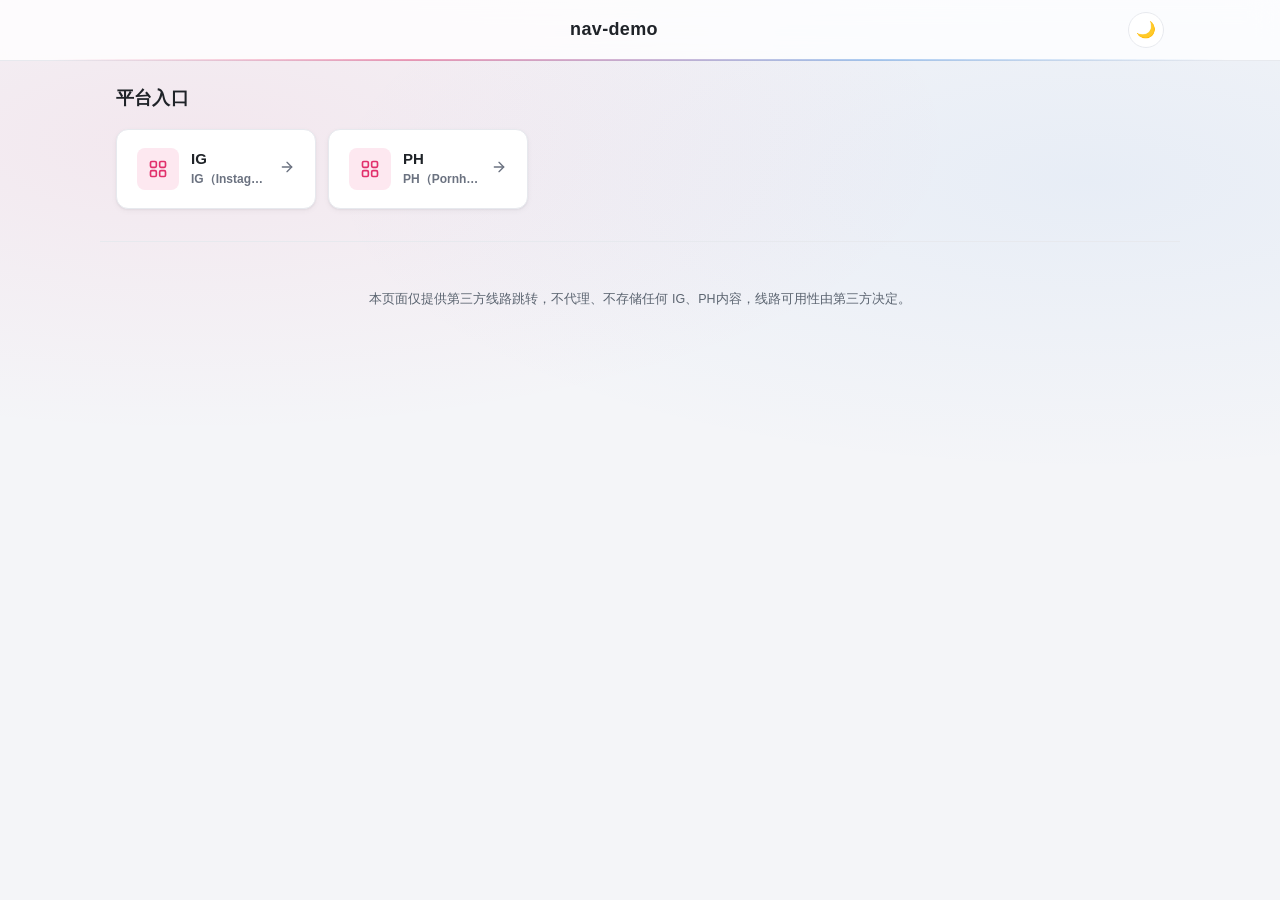
<file: index.html>
<!DOCTYPE html>
<html lang="zh-CN">
<head>
  <meta charset="UTF-8">
  <meta name="viewport" content="width=device-width, initial-scale=1.0">
  <title>nav-demo</title>
  <script>
    (function () {
      try {
        var t = localStorage.getItem('theme');
        if (t === 'light' || t === 'dark') {
          document.documentElement.setAttribute('data-theme', t);
        }
      } catch (e) {}
    })();
  </script>
  <link rel="stylesheet" href="assets/css/style.css">
</head>
<body>
  <header class="site-header">
    <div class="header-inner">
      <h1>nav-demo</h1>
      <button type="button" id="theme-toggle" class="theme-toggle"
              aria-label="切换暗色模式" title="切换暗色模式" aria-pressed="false">🌙</button>
    </div>
  </header>

  <main class="page">
    <section>
      <h2 class="section-title">平台入口</h2>
      <div id="platforms-list" class="platforms-grid"></div>
    </section>
  </main>

  <footer class="site-footer">
    <p id="index-disclaimer">本页面仅提供第三方线路跳转，不代理、不存储任何平台内容，线路可用性由第三方决定。</p>
  </footer>

  <script src="assets/js/app.js"></script>
  <script src="assets/js/index.js"></script>
</body>
</html>
</file>
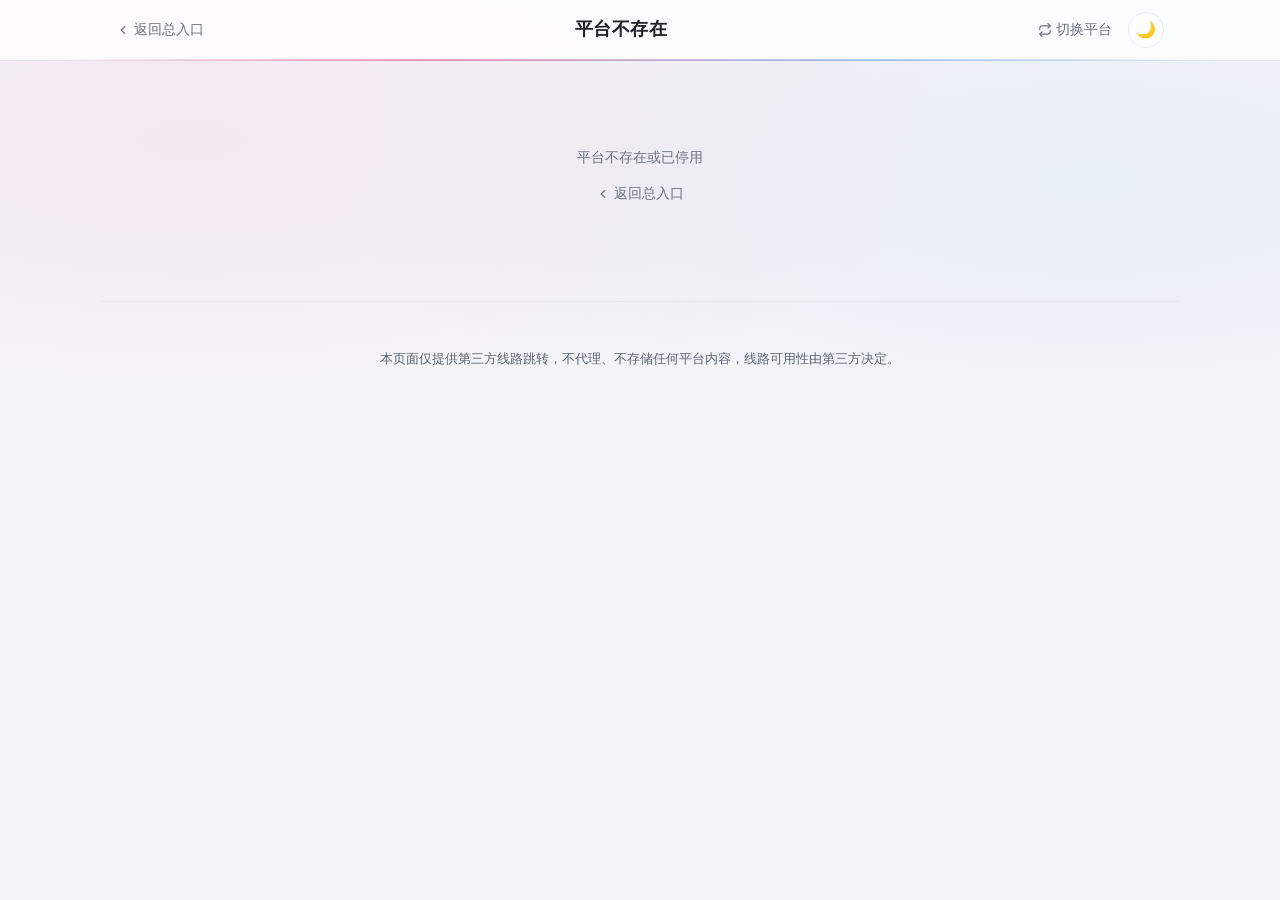
<file: platform.html>
<!DOCTYPE html>
<html lang="zh-CN">
<head>
  <meta charset="UTF-8">
  <meta name="viewport" content="width=device-width, initial-scale=1.0">
  <title>导航 - nav-demo</title>
  <script>
    (function () {
      try {
        var t = localStorage.getItem('theme');
        if (t === 'light' || t === 'dark') {
          document.documentElement.setAttribute('data-theme', t);
        }
      } catch (e) {}
    })();
  </script>
  <link rel="stylesheet" href="assets/css/style.css">
</head>
<body>
  <header class="site-header">
    <div class="header-inner">
      <a class="back-link" href="index.html"><svg viewBox="0 0 24 24" fill="none" stroke="currentColor" stroke-width="2" stroke-linecap="round" stroke-linejoin="round" aria-hidden="true"><polyline points="15 18 9 12 15 6"/></svg>返回总入口</a>
      <h1 id="page-title">加载中…</h1>
      <a class="back-link" href="index.html" title="平台切换"><svg viewBox="0 0 24 24" fill="none" stroke="currentColor" stroke-width="2" stroke-linecap="round" stroke-linejoin="round" aria-hidden="true"><polyline points="17 1 21 5 17 9"/><path d="M3 11V9a4 4 0 0 1 4-4h14"/><polyline points="7 23 3 19 7 15"/><path d="M21 13v2a4 4 0 0 1-4 4H3"/></svg>切换平台</a>
      <button type="button" id="theme-toggle" class="theme-toggle"
              aria-label="切换暗色模式" title="切换暗色模式" aria-pressed="false">🌙</button>
    </div>
  </header>

  <main class="page">
    <section id="platform-content" hidden>
      <div class="controls">
        <div class="control-block">
          <label class="control-label" for="route-select">当前线路</label>
          <div class="route-row">
            <select id="route-select" class="route-select"></select>
            <span id="route-badge" class="badge"></span>
          </div>
        </div>

        <div class="control-block">
          <label class="control-label" for="username-input">输入用户名或主页链接</label>
          <input id="username-input" class="text-input" type="text" autocomplete="off"
                 placeholder="输入用户名、@用户名 或主页链接">
          <div id="parse-result" class="parse-result" hidden>
            <div class="parsed-username">解析结果：<strong id="parsed-name"></strong></div>
            <div id="parse-routes" class="route-buttons"></div>
          </div>
          <div id="parse-error" class="parse-error" hidden></div>
        </div>
      </div>

      <section>
        <div class="follows-toolbar">
          <div class="search-wrap">
            <svg class="search-ico" viewBox="0 0 24 24" fill="none" stroke="currentColor" stroke-width="2" stroke-linecap="round" stroke-linejoin="round" aria-hidden="true"><circle cx="11" cy="11" r="8"/><line x1="21" y1="21" x2="16.65" y2="16.65"/></svg>
            <input id="search-input" class="search-input" type="search" autocomplete="off"
                   placeholder="搜索展示名、用户名或备注">
          </div>
          <label class="group-toggle">
            <input type="checkbox" id="group-toggle"> 按标签分组
          </label>
        </div>
        <div id="tag-filter" class="tag-filter"></div>
        <div id="follows-list" class="follows-list"></div>
      </section>
    </section>

    <section id="platform-error" class="empty" hidden>
      <p>平台不存在或已停用</p>
      <p><a class="back-link" href="index.html"><svg viewBox="0 0 24 24" fill="none" stroke="currentColor" stroke-width="2" stroke-linecap="round" stroke-linejoin="round" aria-hidden="true"><polyline points="15 18 9 12 15 6"/></svg>返回总入口</a></p>
    </section>
  </main>

  <footer class="site-footer">
    <p id="disclaimer"></p>
  </footer>

  <div id="toast" class="toast" hidden></div>

  <div id="copy-fallback" class="copy-fallback" hidden>
    <div class="copy-fallback-box">
      <p>复制失败，请手动复制用户名：</p>
      <input id="copy-fallback-input" class="text-input" type="text" readonly>
      <div class="copy-fallback-actions">
        <button type="button" id="copy-fallback-retry" class="btn btn-primary">再次复制</button>
        <button type="button" id="copy-fallback-close" class="btn">关闭</button>
      </div>
    </div>
  </div>

  <script src="assets/js/app.js"></script>
  <script src="assets/js/platform.js"></script>
</body>
</html>
</file>
<file: assets/css/style.css>
/* ---------- 变量（亮色默认 + 暗色扩展） ---------- */
:root {
  color-scheme: light;

  /* 基础色 */
  --bg: #f4f5f8;
  --bg-glow-1: rgba(225, 48, 108, 0.07);   /* 头部下方主色光晕 */
  --bg-glow-2: rgba(29, 111, 214, 0.06);   /* 头部下方辅色光晕 */
  --surface: #ffffff;
  --header-bg: rgba(255, 255, 255, 0.78);  /* 粘性头部半透明底 */
  --text: #1f2328;
  --text-muted: #6b7280;
  --border: #e7e9ee;
  --border-strong: #d6dae2;
  --primary: #e1306c;
  --primary-soft: #fde8f0;
  --on-primary: #ffffff;
  --accent: #4a8fe0;                        /* 饰线辅色（蓝） */
  --text-soft: #5b6470;                     /* 页脚等更低层级文字（仍达 AA） */
  --chip-bg: #eef0f5;                       /* 标签筛选 chip 底色 */
  --route-grad: linear-gradient(135deg, #cf1a5f, #ee5d94);  /* 线路按钮渐变 */
  --route-shadow: 0 4px 12px rgba(225, 48, 108, 0.24);
  --placeholder: #8a93a0;                   /* 输入框占位文字 */

  --badge-redirect-bg: #e8f2ff;
  --badge-redirect-fg: #1d6fd6;
  --badge-manual-bg: #fff3e0;
  --badge-manual-fg: #b26a00;
  --error-bg: #fff4f4;
  --error-fg: #b42318;
  --toast-bg: rgba(31, 35, 40, 0.92);
  --toast-fg: #ffffff;
  --overlay-bg: rgba(15, 18, 24, 0.4);

  /* 间距刻度：4 / 8 / 12 / 16 / 24 / 32 / 48 */
  --space-1: 4px;
  --space-2: 8px;
  --space-3: 12px;
  --space-4: 16px;
  --space-5: 24px;
  --space-6: 32px;
  --space-7: 48px;

  /* 圆角刻度 */
  --radius-sm: 8px;
  --radius: 12px;
  --radius-lg: 16px;

  /* 阴影分级 */
  --shadow-sm: 0 1px 2px rgba(20, 24, 32, 0.05), 0 2px 6px rgba(20, 24, 32, 0.04);
  --shadow-md: 0 2px 6px rgba(20, 24, 32, 0.07), 0 8px 20px rgba(20, 24, 32, 0.07);
  --shadow-lg: 0 12px 32px rgba(20, 24, 32, 0.16);
  --shadow: var(--shadow-sm);

  --max-width: 1080px;
}

/* 暗色：跟随系统（未手动选择时） */
@media (prefers-color-scheme: dark) {
  :root:not([data-theme="light"]) {
    color-scheme: dark;
    --bg: #15171c;
    --bg-glow-1: rgba(244, 114, 182, 0.08);
    --bg-glow-2: rgba(124, 179, 255, 0.06);
    --surface: #1f2329;
    --header-bg: rgba(21, 23, 28, 0.8);
    --text: #e6e8eb;
    --text-muted: #a6adb5;
    --border: rgba(255, 255, 255, 0.09);
    --border-strong: rgba(255, 255, 255, 0.15);
    --primary: #f472b6;
    --primary-soft: #3d2233;
    --on-primary: #1f2328;
    --accent: #7cb3ff;
    --text-soft: #b9c0c8;
      --chip-bg: rgba(255, 255, 255, 0.06);
    --placeholder: #8f97a2;
    --route-grad: linear-gradient(135deg, #b8144e, #d84a80);
    --route-shadow: 0 4px 14px rgba(0, 0, 0, 0.35);

    --badge-redirect-bg: #1a2a44;
    --badge-redirect-fg: #7cb3ff;
    --badge-manual-bg: #3a2a12;
    --badge-manual-fg: #f0b860;
    --error-bg: #3a1d1d;
    --error-fg: #f28b82;
    --toast-bg: rgba(230, 232, 235, 0.95);
    --toast-fg: #1f2328;
    --overlay-bg: rgba(0, 0, 0, 0.6);

    --shadow-sm: 0 1px 2px rgba(0, 0, 0, 0.28), 0 2px 6px rgba(0, 0, 0, 0.22);
    --shadow-md: 0 2px 6px rgba(0, 0, 0, 0.32), 0 8px 20px rgba(0, 0, 0, 0.3);
    --shadow-lg: 0 12px 32px rgba(0, 0, 0, 0.45);
    --shadow: var(--shadow-sm);
  }
}

/* 暗色：手动强制 */
:root[data-theme="dark"] {
  color-scheme: dark;
  --bg: #15171c;
  --bg-glow-1: rgba(244, 114, 182, 0.08);
  --bg-glow-2: rgba(124, 179, 255, 0.06);
  --surface: #1f2329;
  --header-bg: rgba(21, 23, 28, 0.8);
  --text: #e6e8eb;
  --text-muted: #a6adb5;
  --border: rgba(255, 255, 255, 0.09);
  --border-strong: rgba(255, 255, 255, 0.15);
  --primary: #f472b6;
  --primary-soft: #3d2233;
  --on-primary: #1f2328;
  --accent: #7cb3ff;
  --text-soft: #b9c0c8;
  --chip-bg: rgba(255, 255, 255, 0.06);
  --placeholder: #8f97a2;
  --route-grad: linear-gradient(135deg, #b8144e, #d84a80);
  --route-shadow: 0 4px 14px rgba(0, 0, 0, 0.35);

  --badge-redirect-bg: #1a2a44;
  --badge-redirect-fg: #7cb3ff;
  --badge-manual-bg: #3a2a12;
  --badge-manual-fg: #f0b860;
  --error-bg: #3a1d1d;
  --error-fg: #f28b82;
  --toast-bg: rgba(230, 232, 235, 0.95);
  --toast-fg: #1f2328;
  --overlay-bg: rgba(0, 0, 0, 0.6);

  --shadow-sm: 0 1px 2px rgba(0, 0, 0, 0.28), 0 2px 6px rgba(0, 0, 0, 0.22);
  --shadow-md: 0 2px 6px rgba(0, 0, 0, 0.32), 0 8px 20px rgba(0, 0, 0, 0.3);
  --shadow-lg: 0 12px 32px rgba(0, 0, 0, 0.45);
  --shadow: var(--shadow-sm);
}

* { box-sizing: border-box; }

[hidden] { display: none !important; }

html, body { height: 100%; }

body {
  margin: 0;
  font-family: -apple-system, BlinkMacSystemFont, "Segoe UI", Roboto,
               "PingFang SC", "Hiragino Sans GB", "Microsoft YaHei", sans-serif;
  background:
    radial-gradient(1100px 420px at 15% 140px, var(--bg-glow-1), transparent 70%),
    radial-gradient(1100px 420px at 85% 180px, var(--bg-glow-2), transparent 70%),
    var(--bg);
  background-repeat: no-repeat;
  color: var(--text);
  line-height: 1.55;
  -webkit-font-smoothing: antialiased;
}

/* ---------- 头部 ---------- */
.site-header {
  background: var(--header-bg);
  -webkit-backdrop-filter: saturate(1.5) blur(14px);
  backdrop-filter: saturate(1.5) blur(14px);
  border-bottom: 1px solid var(--border);
  position: sticky;
  top: 0;
  z-index: 10;
}
/* 头部底部主色渐变饰线 */
.site-header::after {
  content: "";
  position: absolute;
  left: 0;
  right: 0;
  bottom: -1px;
  height: 2px;
  background: linear-gradient(90deg,
    transparent 4%, var(--primary) 32%,
    var(--accent) 68%, transparent 96%);
  opacity: 0.45;
  pointer-events: none;
}
.header-inner {
  max-width: var(--max-width);
  margin: 0 auto;
  padding: var(--space-3) var(--space-4);
  display: flex;
  align-items: center;
  gap: var(--space-4);
}
.header-inner h1 {
  font-size: 18px;
  font-weight: 700;
  letter-spacing: 0.02em;
  margin: 0;
  flex: 1;
  text-align: center;
}
.back-link {
  display: inline-flex;
  align-items: center;
  gap: 4px;
  color: var(--text-muted);
  text-decoration: none;
  font-size: 14px;
  white-space: nowrap;
  transition: color 160ms ease;
}
.back-link:hover { color: var(--primary); }

/* ---------- 内联图标基类 ---------- */
svg { flex-shrink: 0; }
.back-link svg, .card-open svg, .route-ico svg, .search-ico,
.group-title svg, .platform-icon svg, .platform-arrow svg {
  width: 1em; height: 1em; display: inline-block; vertical-align: -0.125em;
}

/* ---------- 主题切换按钮 ---------- */
.theme-toggle {
  flex-shrink: 0;
  width: 36px;
  height: 36px;
  padding: 0;
  border: 1px solid var(--border);
  border-radius: 999px;
  background: var(--surface);
  color: var(--text);
  font-size: 16px;
  line-height: 1;
  display: inline-flex;
  align-items: center;
  justify-content: center;
  cursor: pointer;
  transition: border-color 160ms ease, box-shadow 160ms ease, transform 160ms ease;
}
.theme-toggle:hover {
  border-color: var(--primary);
  box-shadow: var(--shadow-sm);
}
.theme-toggle:active { transform: scale(0.94); }
.theme-toggle:focus-visible {
  outline: none;
  border-color: var(--primary);
  box-shadow: 0 0 0 3px var(--primary-soft);
}

/* ---------- 主体：区块之间大间距，区块内部紧凑 ---------- */
.page {
  max-width: var(--max-width);
  margin: 0 auto;
  padding: var(--space-5) var(--space-4) var(--space-6);
  display: grid;
  gap: var(--space-6);
}

.section-title {
  font-size: 18px;
  font-weight: 650;
  letter-spacing: 0.01em;
  margin: 0 0 var(--space-4);
}

/* ---------- 控制区 ---------- */
#platform-content {
  display: grid;
  gap: var(--space-6);
}
.controls {
  display: grid;
  gap: var(--space-4);
  grid-template-columns: 1fr;
}
@media (min-width: 768px) {
  .controls { grid-template-columns: 300px 1fr; align-items: start; }
}

.control-block {
  background: var(--surface);
  border: 1px solid var(--border);
  border-radius: var(--radius);
  padding: var(--space-3) var(--space-4);
  box-shadow: var(--shadow-sm);
}
.control-label {
  display: block;
  font-size: 13px;
  color: var(--text-muted);
  margin-bottom: var(--space-2);
}
.route-row {
  display: flex;
  align-items: center;
  gap: 10px;
  flex-wrap: wrap;
}
.route-select {
  flex: 1 1 140px;
  padding: 8px 10px;
  border: 1px solid var(--border);
  border-radius: var(--radius-sm);
  background: var(--surface);
  color: var(--text);
  font-size: 14px;
}
.text-input {
  width: 100%;
  padding: 9px 12px;
  border: 1px solid var(--border);
  border-radius: var(--radius-sm);
  font-size: 14px;
  background: var(--surface);
  color: var(--text);
  transition: border-color 160ms ease, box-shadow 160ms ease;
}
.route-select, .search-input {
  transition: border-color 160ms ease, box-shadow 160ms ease;
}
::placeholder { color: var(--placeholder); opacity: 1; }
.text-input:focus, .route-select:focus, .search-input:focus {
  outline: none;
  border-color: var(--primary);
  box-shadow: 0 0 0 3px var(--primary-soft);
}

/* ---------- 徽标 ---------- */
.badge {
  display: inline-block;
  padding: 2px 8px;
  border-radius: 999px;
  font-size: 12px;
  font-weight: 500;
  white-space: nowrap;
  background: var(--primary-soft);
  color: var(--primary);
}
.badge-redirect    { background: var(--badge-redirect-bg); color: var(--badge-redirect-fg); }
.badge-manual_copy { background: var(--badge-manual-bg);   color: var(--badge-manual-fg); }

/* ---------- 解析区 ---------- */
.parse-result { margin-top: var(--space-3); }
.parsed-username {
  font-size: 14px;
  color: var(--text-muted);
  margin-bottom: var(--space-2);
}
.parsed-username strong { color: var(--primary); }
.route-buttons {
  display: flex;
  flex-wrap: wrap;
  gap: var(--space-2);
}
.route-btn {
  display: inline-flex;
  align-items: center;
  gap: 6px;
  padding: 6px 12px;
  border: 1px solid var(--border);
  background: var(--surface);
  border-radius: var(--radius-sm);
  font-size: 13px;
  color: var(--text);
  cursor: pointer;
  transition: border-color 160ms ease, color 160ms ease, background-color 160ms ease, box-shadow 160ms ease;
}
.route-btn .route-ico svg { width: 13px; height: 13px; }
.route-btn:hover {
  border-color: var(--primary);
  color: var(--primary);
  box-shadow: var(--shadow-sm);
}
.route-btn.active {
  border-color: var(--primary);
  background: var(--primary-soft);
  color: var(--primary);
}
.parse-error {
  margin-top: 10px;
  padding: 8px 12px;
  border-radius: var(--radius-sm);
  background: var(--error-bg);
  color: var(--error-fg);
  font-size: 13px;
}

/* ---------- 关注列表工具栏 ---------- */
.follows-toolbar {
  display: flex;
  gap: var(--space-3);
  align-items: center;
  flex-wrap: wrap;
  margin-bottom: var(--space-3);
}
.search-wrap {
  position: relative;
  flex: 1 1 220px;
  min-width: 0;
  display: flex;
}
.search-ico {
  position: absolute;
  left: 11px;
  top: 50%;
  transform: translateY(-50%);
  width: 15px;
  height: 15px;
  color: var(--placeholder);
  pointer-events: none;
}
.search-input {
  flex: 1 1 220px;
  padding: 9px 12px 9px 34px;
  border: 1px solid var(--border);
  border-radius: var(--radius-sm);
  font-size: 14px;
  background: var(--surface);
  color: var(--text);
  box-shadow: var(--shadow-sm);
}
.group-toggle {
  display: inline-flex;
  align-items: center;
  gap: 6px;
  font-size: 14px;
  color: var(--text-muted);
  cursor: pointer;
  user-select: none;
}

/* ---------- 标签筛选 ---------- */
.tag-filter {
  display: flex;
  flex-wrap: wrap;
  gap: var(--space-2);
  margin-bottom: var(--space-4);
}
.tag-chip {
  border: 1px solid var(--border);
  background: var(--chip-bg);
  color: var(--text);
  padding: 4px 12px;
  border-radius: 999px;
  font-size: 13px;
  cursor: pointer;
  transition: border-color 160ms ease, color 160ms ease, background-color 160ms ease;
}
.tag-chip:hover { border-color: var(--primary); color: var(--primary); }
.tag-chip.active {
  background: var(--primary);
  border-color: var(--primary);
  color: var(--on-primary);
}

/* ---------- 卡片网格 ---------- */
.cards-grid {
  display: grid;
  grid-template-columns: 1fr;
  gap: var(--space-3);
}
@media (min-width: 640px) {
  .cards-grid { grid-template-columns: repeat(2, 1fr); }
}
@media (min-width: 960px) {
  .cards-grid { grid-template-columns: repeat(3, 1fr); }
}

.follow-card {
  background: var(--surface);
  border: 1px solid var(--border);
  border-radius: var(--radius);
  padding: var(--space-5) var(--space-4) var(--space-4);
  display: flex;
  flex-direction: column;
  align-items: center;
  text-align: center;
  gap: var(--space-3);
  cursor: pointer;
  box-shadow: var(--shadow-sm);
  transition: box-shadow 160ms ease, transform 160ms ease, border-color 160ms ease;
  outline: none;
}
.follow-card:hover {
  box-shadow: var(--shadow-md);
  transform: translateY(-2px);
}
.follow-card:focus-visible {
  border-color: var(--primary);
  box-shadow: 0 0 0 3px var(--primary-soft);
}

.avatar {
  width: 64px;
  height: 64px;
  font-size: 24px;
  border-radius: 50%;
  background: var(--primary-soft);
  color: var(--primary);
  display: flex;
  align-items: center;
  justify-content: center;
  font-weight: 700;
  font-size: 18px;
  flex-shrink: 0;
  overflow: hidden;
  box-shadow: inset 0 0 0 1px var(--border);
}

.card-body {
  flex: 1;
  width: 100%;
  min-width: 0;
  display: flex;
  flex-direction: column;
  align-items: center;
}
.card-title {
  max-width: 100%;
  font-weight: 600;
  font-size: 15px;
  white-space: nowrap;
  overflow: hidden;
  text-overflow: ellipsis;
}
.card-username {
  margin-top: 2px;
  font-size: 13px;
  color: var(--text-muted);
  white-space: nowrap;
  overflow: hidden;
  text-overflow: ellipsis;
}
.card-tags {
  display: flex;
  flex-wrap: wrap;
  justify-content: center;
  gap: var(--space-1);
  margin-top: var(--space-2);
}
.tag {
  font-size: 11px;
  padding: 1px 8px;
  border-radius: 999px;
  background: var(--primary-soft);
  color: var(--primary);
}
.card-note {
  margin-top: var(--space-1);
  font-size: 12px;
  color: var(--text-muted);
  white-space: nowrap;
  overflow: hidden;
  text-overflow: ellipsis;
}
.card-spacer {
  flex: 1 0 var(--space-4);
}
.card-route {
  display: flex;
  align-items: center;
  gap: 6px;
  width: 100%;
  box-sizing: border-box;
  padding: 8px 14px;
  border-radius: 999px;
  font-size: 12.5px;
  font-weight: 500;
  color: #ffffff;
  background: var(--route-grad);
  box-shadow: var(--route-shadow);
  transition: box-shadow 160ms ease, filter 160ms ease;
}
.card-route .route-name {
  flex: 1;
  min-width: 0;
  overflow: hidden;
  text-overflow: ellipsis;
  white-space: nowrap;
  text-align: center;
}
.card-route .route-ico svg {
  width: 13px;
  height: 13px;
  color: rgba(255, 255, 255, 0.95);
}
.card-route .route-go {
  width: 13px;
  height: 13px;
  color: rgba(255, 255, 255, 0.85);
  transition: color 160ms ease, transform 160ms ease;
}
.follow-card:hover .card-route,
.follow-card:focus-visible .card-route {
  box-shadow: 0 6px 16px rgba(225, 48, 108, 0.32);
  filter: brightness(1.04);
}
.follow-card:hover .card-route .route-go,
.follow-card:focus-visible .card-route .route-go {
  color: #ffffff;
  transform: translateX(3px);
}

/* ---------- 分组 ---------- */
.group { margin-bottom: var(--space-6); }
.group-title {
  display: flex;
  align-items: center;
  gap: 6px;
  font-size: 14px;
  color: var(--text-muted);
  margin: 0 0 10px;
  font-weight: 600;
  letter-spacing: 0.01em;
}
.group-title svg { width: 13px; height: 13px; color: var(--primary); opacity: 0.8; }

.empty {
  padding: var(--space-7) var(--space-5);
  text-align: center;
  color: var(--text-muted);
  font-size: 14px;
}

/* ---------- 平台入口 ---------- */
.platforms-grid {
  display: grid;
  grid-template-columns: repeat(auto-fill, minmax(180px, 1fr));
  gap: var(--space-3);
}
.platform-card {
  display: flex;
  justify-content: space-between;
  align-items: center;
  gap: var(--space-3);
  background: var(--surface);
  border: 1px solid var(--border);
  border-radius: var(--radius);
  padding: 18px 20px;
  text-decoration: none;
  color: var(--text);
  font-weight: 600;
  box-shadow: var(--shadow-sm);
  transition: border-color 160ms ease, color 160ms ease, box-shadow 160ms ease, transform 160ms ease;
}
.platform-card:hover {
  border-color: var(--border-strong);
  color: var(--primary);
  box-shadow: var(--shadow-md);
  transform: translateY(-2px);
}
.platform-icon {
  width: 42px;
  height: 42px;
  border-radius: var(--radius-sm);
  background: var(--primary-soft);
  color: var(--primary);
  display: flex;
  align-items: center;
  justify-content: center;
  transition: transform 160ms ease;
}
.platform-icon svg { width: 20px; height: 20px; }
.platform-text {
  display: flex;
  flex-direction: column;
  gap: 2px;
  min-width: 0;
  flex: 1;
}
.platform-name { font-weight: 600; font-size: 15px; line-height: 1.3; }
.platform-full {
  font-size: 12px;
  color: var(--text-muted);
  white-space: nowrap;
  overflow: hidden;
  text-overflow: ellipsis;
}
.platform-arrow {
  color: var(--text-muted);
  transition: color 160ms ease, transform 160ms ease;
}
.platform-arrow svg { width: 16px; height: 16px; }
.platform-card:hover .platform-icon { transform: scale(1.06); }
.platform-card:hover .platform-arrow {
  color: var(--primary);
  transform: translateX(3px);
}
.platform-card:focus-visible {
  outline: none;
  border-color: var(--primary);
  box-shadow: 0 0 0 3px var(--primary-soft);
}

/* ---------- 页脚 ---------- */
.site-footer {
  max-width: var(--max-width);
  margin: 0 auto;
  padding: var(--space-5) var(--space-4) var(--space-7);
  color: var(--text-soft);
  font-size: 12.5px;
  text-align: center;
  border-top: 1px solid var(--border);
}
.site-footer p { margin: 0; padding-top: var(--space-5); }

/* ---------- Toast ---------- */
.toast {
  position: fixed;
  left: 50%;
  bottom: 32px;
  transform: translateX(-50%);
  background: var(--toast-bg);
  color: var(--toast-fg);
  padding: 10px 18px;
  border-radius: 999px;
  font-size: 14px;
  z-index: 1000;
  box-shadow: var(--shadow-lg);
  max-width: calc(100vw - 40px);
  white-space: nowrap;
  overflow: hidden;
  text-overflow: ellipsis;
}

/* ---------- 复制失败浮层 ---------- */
.copy-fallback {
  position: fixed;
  inset: 0;
  background: var(--overlay-bg);
  -webkit-backdrop-filter: blur(2px);
  backdrop-filter: blur(2px);
  display: flex;
  align-items: center;
  justify-content: center;
  z-index: 1001;
  padding: 20px;
}
.copy-fallback-box {
  background: var(--surface);
  border-radius: var(--radius-lg);
  padding: 20px;
  width: 100%;
  max-width: 360px;
  box-shadow: var(--shadow-lg);
}
.copy-fallback-box p {
  margin: 0 0 var(--space-3);
  font-size: 14px;
}
.copy-fallback-actions {
  display: flex;
  gap: 10px;
  justify-content: flex-end;
  margin-top: var(--space-3);
}
.btn {
  padding: 8px 14px;
  border-radius: var(--radius-sm);
  border: 1px solid var(--border);
  background: var(--surface);
  color: var(--text);
  cursor: pointer;
  font-size: 14px;
  transition: border-color 160ms ease, color 160ms ease, box-shadow 160ms ease;
}
.btn:hover {
  border-color: var(--primary);
  color: var(--primary);
  box-shadow: var(--shadow-sm);
}
.btn:focus-visible, .route-btn:focus-visible, .tag-chip:focus-visible {
  outline: none;
  border-color: var(--primary);
  box-shadow: 0 0 0 3px var(--primary-soft);
}
.btn-primary {
  background: var(--primary);
  border-color: var(--primary);
  color: var(--on-primary);
}
.btn-primary:hover { color: var(--on-primary); opacity: 0.92; box-shadow: var(--shadow-sm); }

/* ---------- 小屏头部适配 ---------- */
@media (max-width: 480px) {
  .header-inner { gap: 8px; padding: 12px 14px; }
  .header-inner h1 { font-size: 16px; }
  .back-link { font-size: 13px; }
  .theme-toggle { width: 32px; height: 32px; font-size: 15px; }
  .page { padding: var(--space-4) 14px var(--space-5); gap: var(--space-5); }
  #platform-content { gap: var(--space-5); }
  .follow-card { padding: var(--space-4) var(--space-3); gap: var(--space-3); }
  .avatar { width: 56px; height: 56px; font-size: 21px; }
  .platform-card { padding: 16px 18px; }
  .empty { padding: var(--space-6) var(--space-4); }
}

/* ---------- 动效可关（尊重系统偏好） ---------- */
@media (prefers-reduced-motion: reduce) {
  *, *::before, *::after {
    transition-duration: 0.01ms !important;
    animation-duration: 0.01ms !important;
    animation-iteration-count: 1 !important;
  }
  .follow-card:hover, .platform-card:hover { transform: none; }
  .platform-card:hover .platform-arrow { transform: none; }
  .theme-toggle:active { transform: none; }
}
</file>
